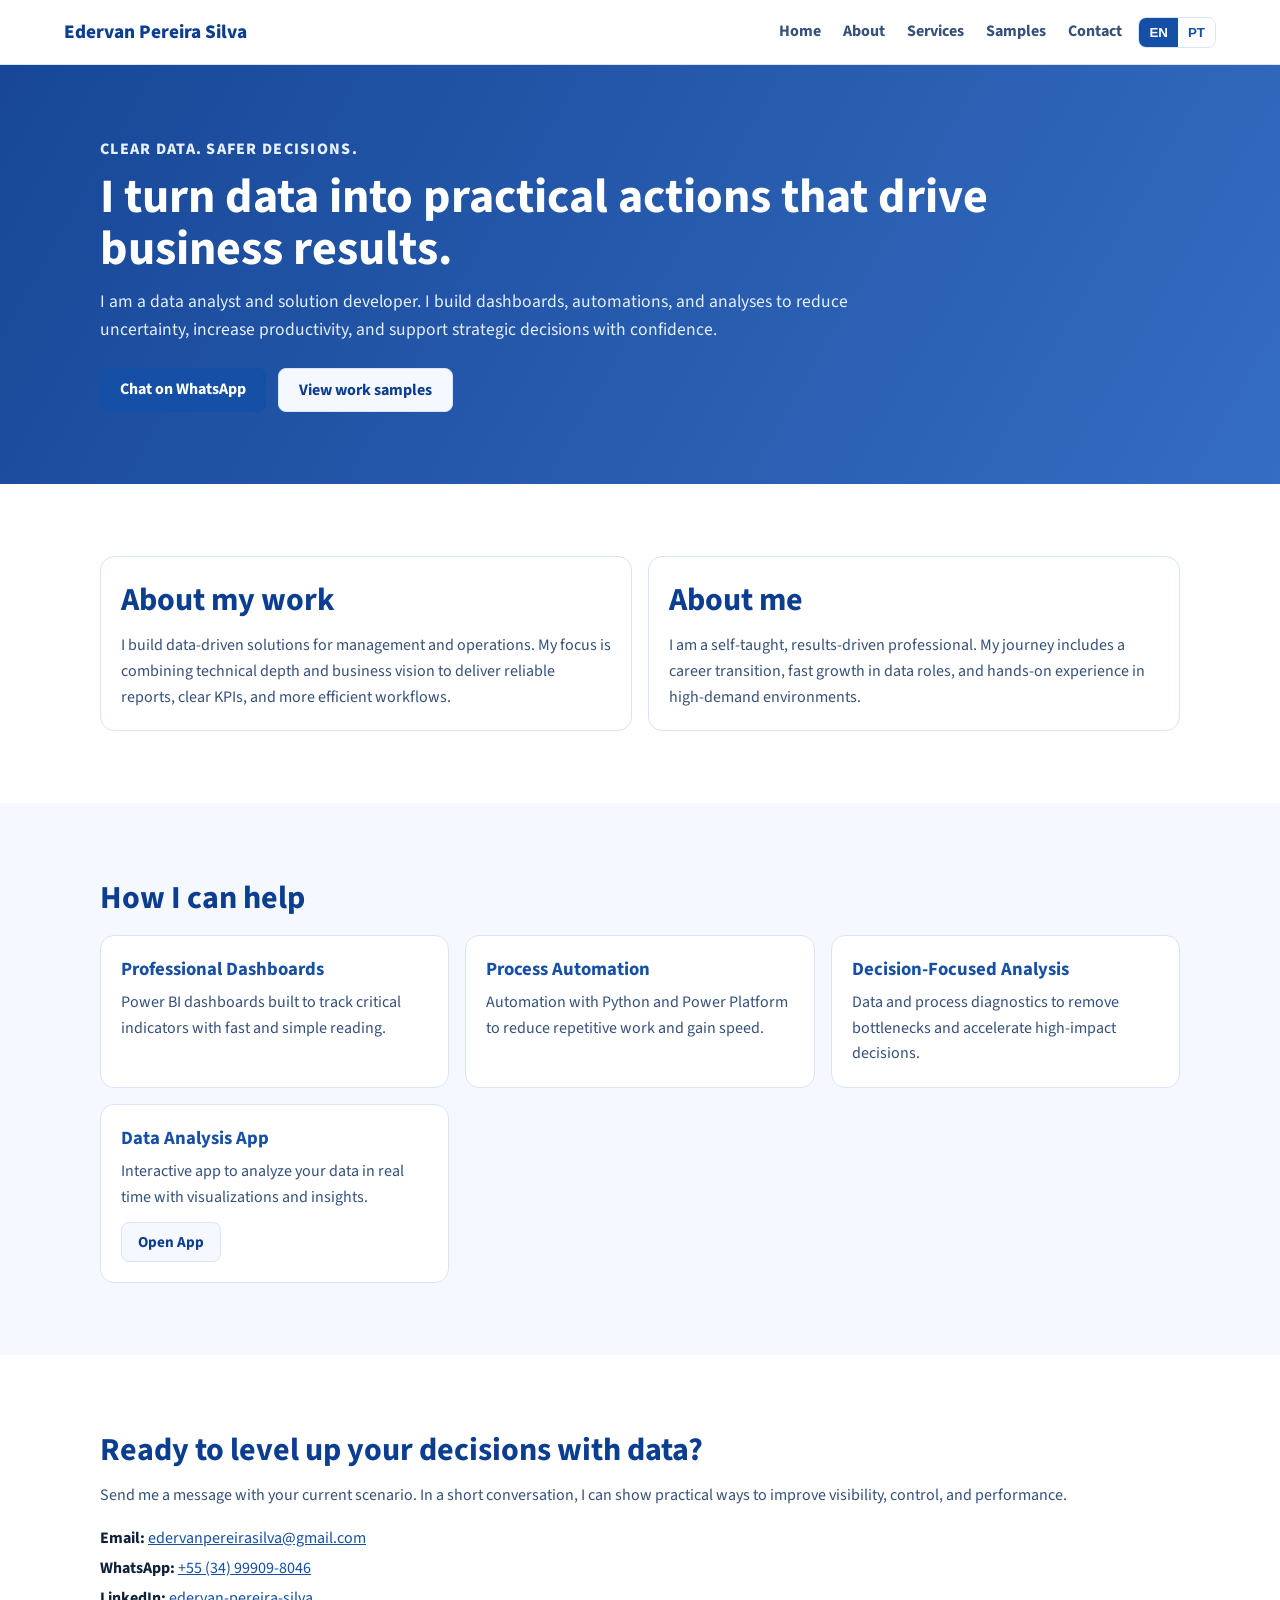
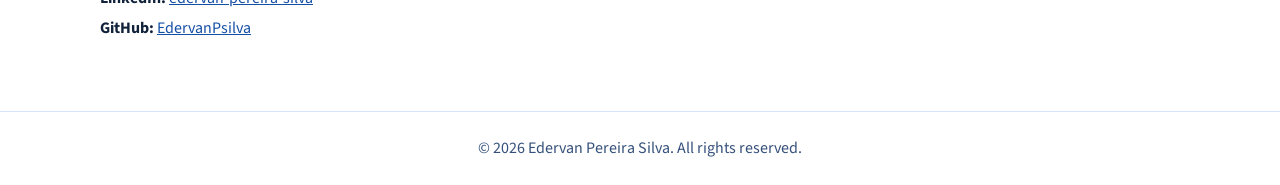
<file: index.html>
﻿<!DOCTYPE html>
<html lang="en">
<head>
  <meta charset="UTF-8" />
  <meta name="viewport" content="width=device-width, initial-scale=1.0" />
  <title>Edervan Pereira Silva | Data Analyst and Developer</title>
  <link rel="preconnect" href="https://fonts.googleapis.com" />
  <link rel="preconnect" href="https://fonts.gstatic.com" crossorigin />
  <link href="https://fonts.googleapis.com/css2?family=Source+Sans+3:wght@400;600;700;800&display=swap" rel="stylesheet" />
  <link rel="stylesheet" href="style.css" />
</head>
<body data-page="home">
  <header class="topbar">
    <a class="brand" href="index.html">Edervan Pereira Silva</a>
    <button class="menu-toggle" aria-label="Open menu" aria-expanded="false" data-i18n-attr="aria-label:menu.button">Menu</button>
    <div class="topbar-right">
      <nav class="navbar" aria-label="Main navigation" data-i18n-attr="aria-label:menu.navAria">
        <a href="#inicio" data-i18n="menu.home">Home</a>
        <a href="#sobre" data-i18n="menu.about">About</a>
        <a href="#servicos" data-i18n="menu.services">Services</a>
        <a href="amostras.html" data-i18n="menu.samples">Samples</a>
        <a href="#contato" data-i18n="menu.contact">Contact</a>
      </nav>
      <div class="lang-switch" aria-label="Language selector">
        <button type="button" data-lang="en">EN</button>
        <button type="button" data-lang="pt">PT</button>
      </div>
    </div>
  </header>

  <main>
    <section id="inicio" class="hero section">
      <div class="container">
        <p class="eyebrow" data-i18n="home.eyebrow">Clear data. Safer decisions.</p>
        <h1 data-i18n="home.heroTitle">I turn data into practical actions that drive business results.</h1>
        <p class="lead" data-i18n="home.heroLead">
          I am a data analyst and solution developer. I build dashboards, automations, and analyses to reduce uncertainty,
          increase productivity, and support strategic decisions with confidence.
        </p>
        <div class="actions">
          <a class="btn btn-primary" href="https://wa.me/5534999098046" target="_blank" rel="noopener noreferrer" data-i18n="home.ctaWhatsapp">Chat on WhatsApp</a>
          <a class="btn btn-secondary" href="amostras.html" data-i18n="home.ctaSamples">View work samples</a>
        </div>
      </div>
    </section>

    <section id="sobre" class="section">
      <div class="container grid two-col">
        <article class="card">
          <h2 data-i18n="home.aboutWorkTitle">About my work</h2>
          <p data-i18n="home.aboutWorkText">
            I build data-driven solutions for management and operations. My focus is combining technical depth and business vision
            to deliver reliable reports, clear KPIs, and more efficient workflows.
          </p>
        </article>
        <article class="card">
          <h2 data-i18n="home.aboutMeTitle">About me</h2>
          <p data-i18n="home.aboutMeText">
            I am a self-taught, results-driven professional. My journey includes a career transition, fast growth in data roles,
            and hands-on experience in high-demand environments.
          </p>
        </article>
      </div>
    </section>

    <section id="servicos" class="section section-light">
      <div class="container">
        <h2 class="section-title" data-i18n="home.servicesTitle">How I can help</h2>
        <div class="grid three-col">
          <article class="card service">
            <h3 data-i18n="home.service1Title">Professional Dashboards</h3>
            <p data-i18n="home.service1Text">Power BI dashboards built to track critical indicators with fast and simple reading.</p>
          </article>
          <article class="card service">
            <h3 data-i18n="home.service2Title">Process Automation</h3>
            <p data-i18n="home.service2Text">Automation with Python and Power Platform to reduce repetitive work and gain speed.</p>
          </article>
          <article class="card service">
            <h3 data-i18n="home.service3Title">Decision-Focused Analysis</h3>
            <p data-i18n="home.service3Text">Data and process diagnostics to remove bottlenecks and accelerate high-impact decisions.</p>
          </article>
          <article class="card service">
            <h3 data-i18n="home.service4Title">Data Analysis App</h3>
            <p data-i18n="home.service4Text">Interactive app to analyze your data in real time with visualizations and insights.</p>
            <a class="btn btn-tertiary" href="https://edervanpsilva-analisador-dados-appmain-3pxz8w.streamlit.app/" target="_blank" rel="noopener noreferrer" data-i18n="home.service4Btn">Open App</a>
          </article>
        </div>
      </div>
    </section>

    <section id="contato" class="section">
      <div class="container contact-box">
        <h2 data-i18n="home.contactTitle">Ready to level up your decisions with data?</h2>
        <p data-i18n="home.contactText">
          Send me a message with your current scenario. In a short conversation, I can show practical ways to improve visibility,
          control, and performance.
        </p>
        <ul>
          <li><strong data-i18n="home.labelEmail">Email:</strong> <a href="mailto:edervanpereirasilva@gmail.com">edervanpereirasilva@gmail.com</a></li>
          <li><strong data-i18n="home.labelWhatsApp">WhatsApp:</strong> <a href="https://wa.me/5534999098046" target="_blank" rel="noopener noreferrer">+55 (34) 99909-8046</a></li>
          <li><strong>LinkedIn:</strong> <a href="https://www.linkedin.com/in/edervan-pereira-silva-485285157" target="_blank" rel="noopener noreferrer">edervan-pereira-silva</a></li>
          <li><strong>GitHub:</strong> <a href="https://github.com/EdervanPsilva" target="_blank" rel="noopener noreferrer">EdervanPsilva</a></li>
        </ul>
      </div>
    </section>
  </main>

  <footer class="footer">
    <p data-i18n="home.footer">© 2026 Edervan Pereira Silva. All rights reserved.</p>
  </footer>

  <script src="script.js"></script>
</body>
</html>
</file>
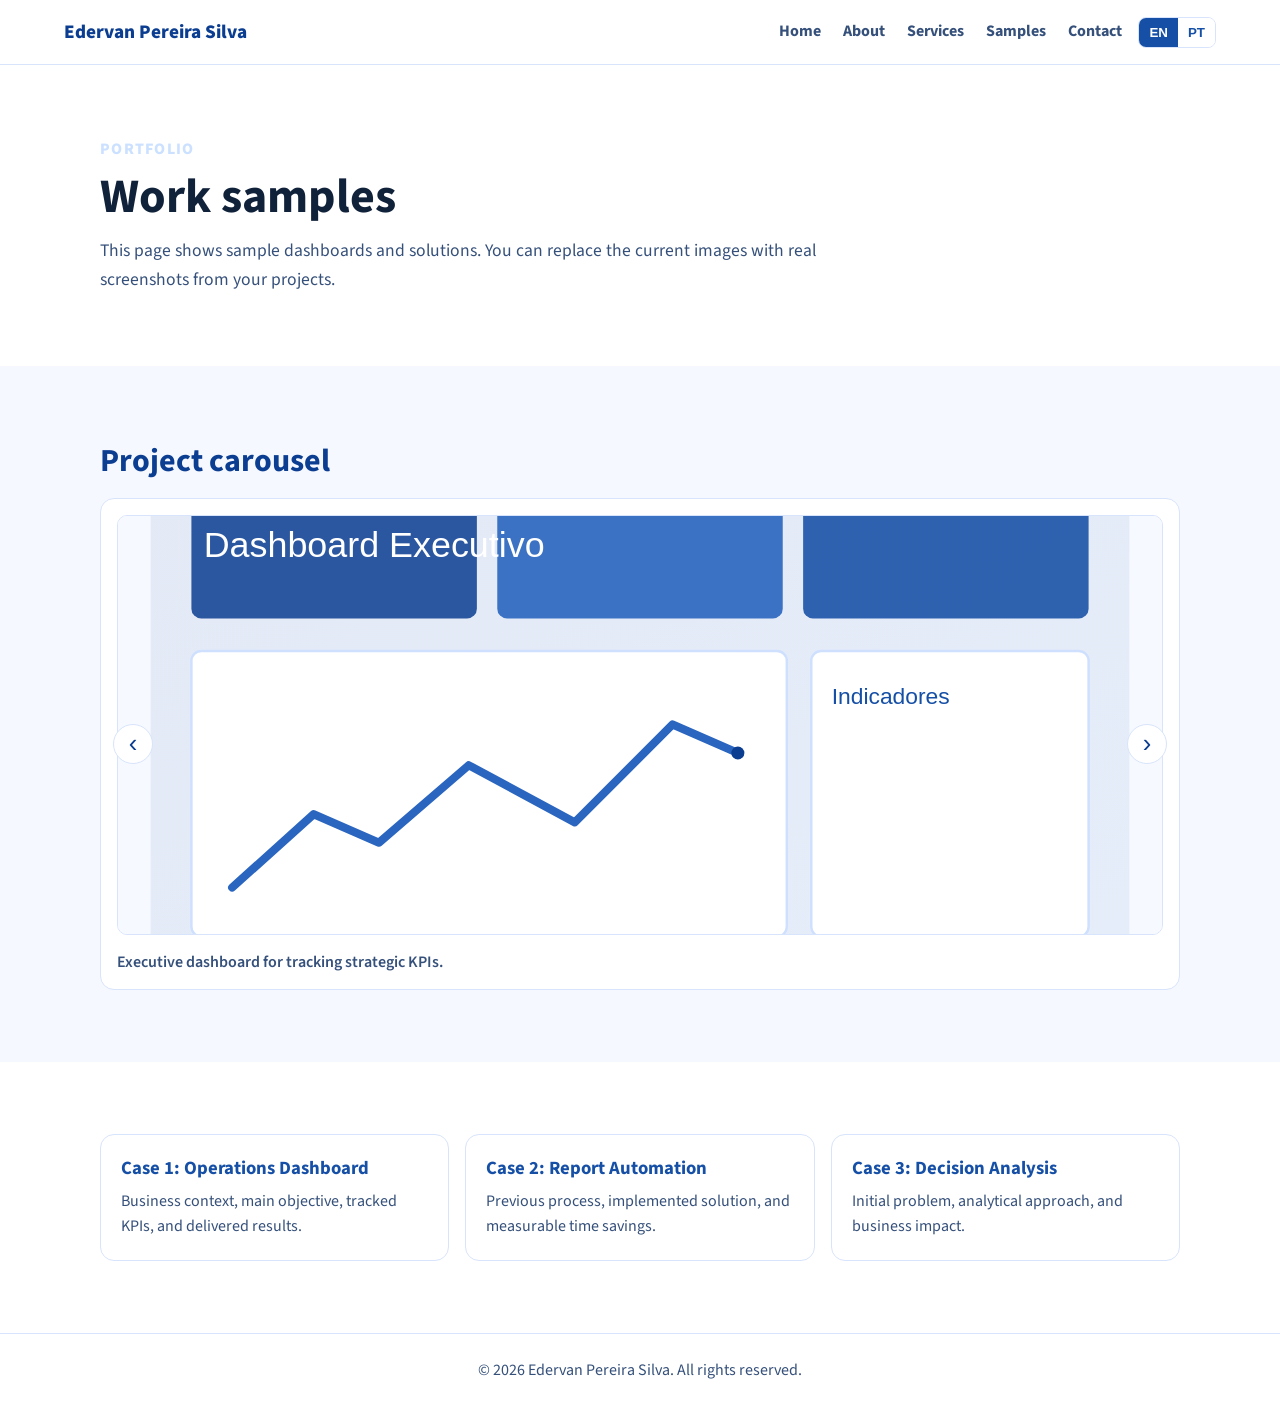
<file: amostras.html>
﻿<!DOCTYPE html>
<html lang="en">
<head>
  <meta charset="UTF-8" />
  <meta name="viewport" content="width=device-width, initial-scale=1.0" />
  <title>Work Samples | Edervan Pereira Silva</title>
  <link rel="preconnect" href="https://fonts.googleapis.com" />
  <link rel="preconnect" href="https://fonts.gstatic.com" crossorigin />
  <link href="https://fonts.googleapis.com/css2?family=Source+Sans+3:wght@400;600;700;800&display=swap" rel="stylesheet" />
  <link rel="stylesheet" href="style.css" />
</head>
<body data-page="samples">
  <header class="topbar">
    <a class="brand" href="index.html">Edervan Pereira Silva</a>
    <button class="menu-toggle" aria-label="Open menu" aria-expanded="false" data-i18n-attr="aria-label:menu.button">Menu</button>
    <div class="topbar-right">
      <nav class="navbar" aria-label="Main navigation" data-i18n-attr="aria-label:menu.navAria">
        <a href="index.html#inicio" data-i18n="menu.home">Home</a>
        <a href="index.html#sobre" data-i18n="menu.about">About</a>
        <a href="index.html#servicos" data-i18n="menu.services">Services</a>
        <a href="amostras.html" data-i18n="menu.samples">Samples</a>
        <a href="index.html#contato" data-i18n="menu.contact">Contact</a>
      </nav>
      <div class="lang-switch" aria-label="Language selector">
        <button type="button" data-lang="en">EN</button>
        <button type="button" data-lang="pt">PT</button>
      </div>
    </div>
  </header>

  <main>
    <section class="section">
      <div class="container">
        <p class="eyebrow" data-i18n="samples.eyebrow">Portfolio</p>
        <h1 class="page-title" data-i18n="samples.title">Work samples</h1>
        <p class="lead" data-i18n="samples.lead">
          This page shows sample dashboards and solutions. You can replace the current images with real screenshots from your projects.
        </p>
      </div>
    </section>

    <section class="section section-light">
      <div class="container">
        <h2 class="section-title" data-i18n="samples.carouselTitle">Project carousel</h2>
        <div class="carousel" data-carousel>
          <button class="carousel-btn prev" type="button" aria-label="Previous slide" data-i18n-attr="aria-label:samples.prevAria">‹</button>
          <div class="carousel-viewport">
            <div class="carousel-track">
              <figure class="slide active">
                <img src="imagens/amostra-dashboard.svg" alt="Executive dashboard sample" data-i18n-attr="alt:samples.slide1Alt" />
                <figcaption data-i18n="samples.slide1Caption">Executive dashboard for tracking strategic KPIs.</figcaption>
              </figure>
              <figure class="slide">
                <img src="imagens/amostra-automacao.svg" alt="Process automation sample" data-i18n-attr="alt:samples.slide2Alt" />
                <figcaption data-i18n="samples.slide2Caption">Automation flow to reduce manual tasks and response time.</figcaption>
              </figure>
              <figure class="slide">
                <img src="imagens/amostra-analise.svg" alt="Data analysis sample" data-i18n-attr="alt:samples.slide3Alt" />
                <figcaption data-i18n="samples.slide3Caption">Comparative analysis to identify performance opportunities.</figcaption>
              </figure>
            </div>
          </div>
          <button class="carousel-btn next" type="button" aria-label="Next slide" data-i18n-attr="aria-label:samples.nextAria">›</button>
        </div>
      </div>
    </section>

    <section class="section">
      <div class="container grid three-col">
        <article class="card">
          <h3 data-i18n="samples.case1Title">Case 1: Operations Dashboard</h3>
          <p data-i18n="samples.case1Text">Business context, main objective, tracked KPIs, and delivered results.</p>
        </article>
        <article class="card">
          <h3 data-i18n="samples.case2Title">Case 2: Report Automation</h3>
          <p data-i18n="samples.case2Text">Previous process, implemented solution, and measurable time savings.</p>
        </article>
        <article class="card">
          <h3 data-i18n="samples.case3Title">Case 3: Decision Analysis</h3>
          <p data-i18n="samples.case3Text">Initial problem, analytical approach, and business impact.</p>
        </article>
      </div>
    </section>
  </main>

  <footer class="footer">
    <p data-i18n="samples.footer">© 2026 Edervan Pereira Silva. All rights reserved.</p>
  </footer>

  <script src="script.js"></script>
</body>
</html>
</file>
<file: style.css>
﻿:root {
  --blue-900: #0b3d91;
  --blue-800: #154fa6;
  --blue-700: #2a65bf;
  --blue-100: #eaf1ff;
  --blue-050: #f5f8ff;
  --white: #ffffff;
  --text-900: #10213a;
  --text-700: #35507a;
  --border: #d8e4fb;
}

* {
  box-sizing: border-box;
}

html {
  scroll-behavior: smooth;
}

body {
  margin: 0;
  font-family: 'Source Sans 3', sans-serif;
  color: var(--text-900);
  background: var(--white);
}

.topbar {
  position: sticky;
  top: 0;
  z-index: 40;
  display: flex;
  align-items: center;
  justify-content: space-between;
  gap: 16px;
  padding: 14px 5vw;
  background: var(--white);
  border-bottom: 1px solid var(--border);
}

.topbar-right {
  display: flex;
  align-items: center;
  gap: 14px;
}

.brand {
  text-decoration: none;
  color: var(--blue-900);
  font-size: 1.2rem;
  font-weight: 800;
}

.navbar {
  display: flex;
  gap: 18px;
}

.navbar a {
  text-decoration: none;
  color: var(--text-700);
  font-weight: 700;
  padding: 6px 2px;
  border-bottom: 2px solid transparent;
  transition: color 0.2s ease, border-color 0.2s ease;
}

.navbar a:hover,
.navbar a:focus-visible {
  color: var(--blue-900);
  border-color: var(--blue-700);
}

.lang-switch {
  display: inline-flex;
  border: 1px solid var(--border);
  border-radius: 8px;
  overflow: hidden;
  flex-shrink: 0;
}

.lang-switch button {
  border: 0;
  background: var(--white);
  color: var(--blue-800);
  padding: 7px 10px;
  font-weight: 700;
  cursor: pointer;
}

.lang-switch button.active {
  background: var(--blue-800);
  color: var(--white);
}

.menu-toggle {
  display: none;
  border: 1px solid var(--border);
  background: var(--blue-050);
  color: var(--blue-900);
  border-radius: 8px;
  padding: 7px 10px;
  font-weight: 700;
  cursor: pointer;
  flex-shrink: 0;
}

.section {
  padding: 72px 5vw;
}

.section-light {
  background: var(--blue-050);
}

.container {
  max-width: 1080px;
  margin: 0 auto;
}

.hero {
  background:
    linear-gradient(120deg, rgba(11, 61, 145, 0.95), rgba(42, 101, 191, 0.95)),
    radial-gradient(circle at 20% 20%, rgba(255, 255, 255, 0.25), transparent 35%);
  color: var(--white);
}

.eyebrow {
  margin: 0 0 8px;
  text-transform: uppercase;
  font-weight: 800;
  letter-spacing: 0.08em;
  color: #cbe1ff;
}

h1 {
  margin: 0 0 12px;
  font-size: clamp(2rem, 4vw, 3rem);
  line-height: 1.1;
}

h2 {
  margin: 0 0 10px;
  color: var(--blue-900);
  font-size: clamp(1.45rem, 2.6vw, 2rem);
}

h3 {
  margin: 0 0 8px;
  color: var(--blue-800);
}

p {
  margin: 0;
  line-height: 1.6;
  color: var(--text-700);
}

.hero p,
.hero .lead {
  color: #e7f0ff;
}

.lead {
  font-size: 1.1rem;
  max-width: 760px;
}

.actions {
  margin-top: 24px;
  display: flex;
  flex-wrap: wrap;
  gap: 12px;
}

.btn {
  text-decoration: none;
  border-radius: 10px;
  padding: 11px 16px;
  font-weight: 700;
}

.btn-primary {
  background: var(--white);
  color: var(--blue-900);
}

.btn-secondary {
  background: transparent;
  color: var(--white);
  border: 1px solid rgba(255, 255, 255, 0.6);
}

.grid {
  display: grid;
  gap: 16px;
}

.two-col {
  grid-template-columns: repeat(2, minmax(0, 1fr));
}

.three-col {
  grid-template-columns: repeat(3, minmax(0, 1fr));
}

.card {
  background: var(--white);
  border: 1px solid var(--border);
  border-radius: 14px;
  padding: 20px;
}

.section-title,
.page-title {
  margin-bottom: 14px;
}

.contact-box ul {
  list-style: none;
  padding: 0;
  margin: 18px 0 0;
  display: grid;
  gap: 8px;
}

.contact-box a,
.footer a {
  color: var(--blue-800);
}

.footer {
  padding: 24px 5vw;
  border-top: 1px solid var(--border);
  background: var(--white);
}

.footer p {
  margin: 0;
  text-align: center;
}

.carousel {
  position: relative;
  background: var(--white);
  border: 1px solid var(--border);
  border-radius: 14px;
  padding: 16px;
}

.carousel-viewport {
  overflow: hidden;
}

.slide {
  min-width: 100%;
  margin: 0;
  display: none;
}

.slide.active {
  display: block;
}

.slide img {
  width: 100%;
  max-height: 420px;
  object-fit: cover;
  border-radius: 10px;
  border: 1px solid var(--border);
}

.slide figcaption {
  margin-top: 10px;
  color: var(--text-700);
  font-weight: 600;
}

.carousel-btn {
  position: absolute;
  top: 50%;
  transform: translateY(-50%);
  width: 40px;
  height: 40px;
  border: 1px solid var(--border);
  border-radius: 999px;
  background: var(--white);
  color: var(--blue-900);
  font-size: 1.6rem;
  cursor: pointer;
}

.carousel-btn.prev {
  left: 12px;
}

.carousel-btn.next {
  right: 12px;
}

@media (max-width: 900px) {
  .two-col,
  .three-col {
    grid-template-columns: 1fr;
  }
}

@media (max-width: 860px) {
  .topbar {
    padding: 12px 4vw;
    gap: 10px;
  }

  .brand {
    font-size: 1rem;
    max-width: 52vw;
    line-height: 1.2;
  }

  .menu-toggle {
    display: inline-block;
  }

  .topbar-right {
    margin-left: auto;
    gap: 8px;
  }

  .lang-switch button {
    padding: 6px 8px;
    font-size: 0.85rem;
  }

  .navbar {
    position: fixed;
    top: 64px;
    left: 4vw;
    right: 4vw;
    width: auto;
    background: var(--white);
    border: 1px solid var(--border);
    border-radius: 10px;
    box-shadow: 0 12px 32px rgba(16, 33, 58, 0.12);
    padding: 12px;
    display: none;
    flex-direction: column;
    gap: 8px;
    max-height: calc(100vh - 90px);
    overflow-y: auto;
    z-index: 45;
  }

  .navbar a {
    padding: 10px 8px;
    border-bottom: 1px solid var(--blue-100);
  }

  .navbar a:last-child {
    border-bottom: 0;
  }

  .navbar.open {
    display: flex;
  }

  .section {
    padding: 52px 5vw;
  }
}

@media (max-width: 640px) {
  .section {
    padding: 42px 4vw;
  }

  .lead {
    font-size: 1rem;
  }

  .actions {
    gap: 10px;
  }

  .actions .btn {
    width: 100%;
    text-align: center;
  }

  .carousel {
    padding: 10px 10px 58px;
  }

  .slide img {
    max-height: 240px;
    object-fit: contain;
    background: var(--white);
  }

  .slide figcaption {
    text-align: center;
    font-size: 0.95rem;
    line-height: 1.4;
    padding: 0 6px;
  }

  .carousel-btn {
    top: auto;
    bottom: 12px;
    transform: none;
    width: 36px;
    height: 36px;
    font-size: 1.3rem;
  }

  .carousel-btn.prev {
    left: calc(50% - 42px);
  }

  .carousel-btn.next {
    right: calc(50% - 42px);
  }
}

/* Button Styles */
.btn {
  display: inline-block;
  padding: 10px 20px;
  border-radius: 8px;
  border: none;
  text-decoration: none;
  font-weight: 700;
  cursor: pointer;
  transition: all 0.2s ease;
  font-size: 1rem;
}

.btn-primary {
  background: var(--blue-800);
  color: var(--white);
}

.btn-primary:hover,
.btn-primary:focus-visible {
  background: var(--blue-900);
}

.btn-secondary {
  background: var(--blue-050);
  color: var(--blue-900);
  border: 1px solid var(--border);
}

.btn-secondary:hover,
.btn-secondary:focus-visible {
  background: var(--blue-100);
  border-color: var(--blue-700);
}

.btn-tertiary {
  background: var(--blue-050);
  color: var(--blue-900);
  border: 1px solid var(--border);
  padding: 8px 16px;
  font-size: 0.95rem;
  margin-top: 12px;
}

.btn-tertiary:hover,
.btn-tertiary:focus-visible {
  background: var(--blue-100);
  border-color: var(--blue-700);
}
</file>
